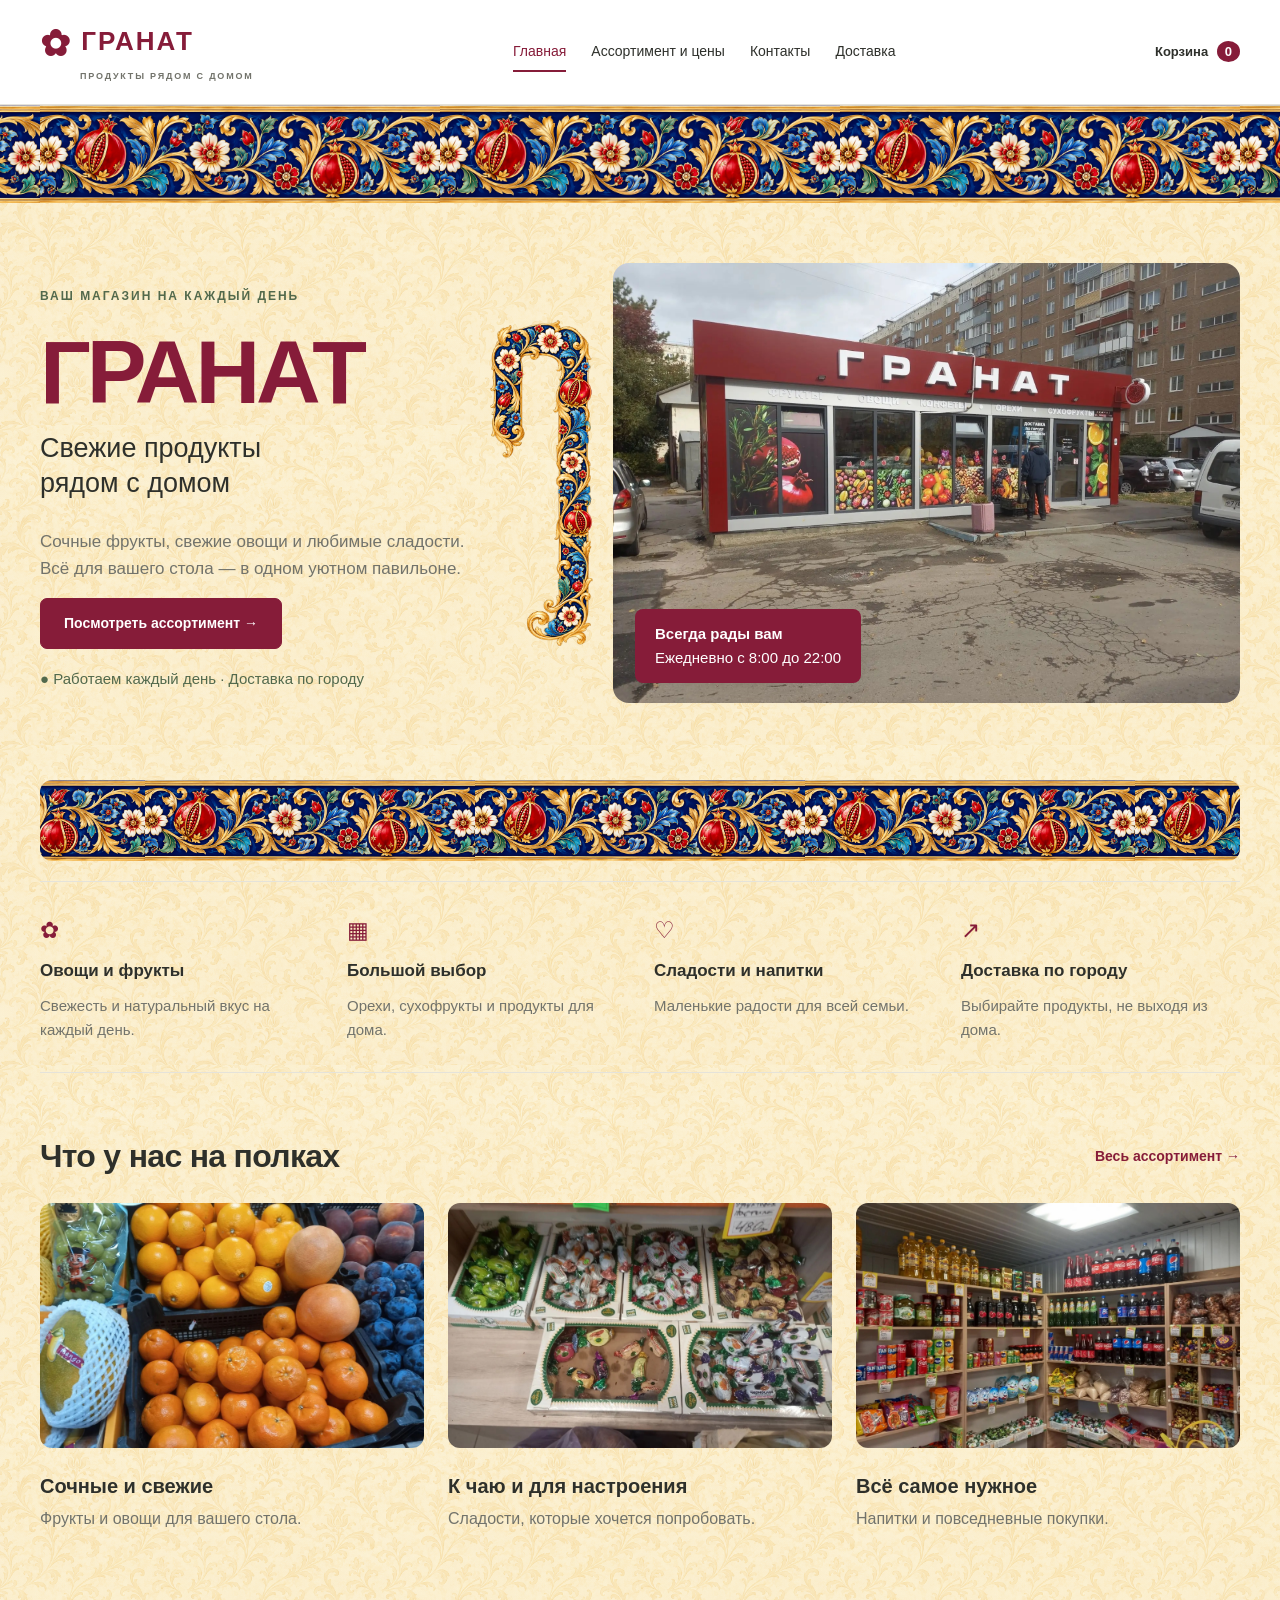
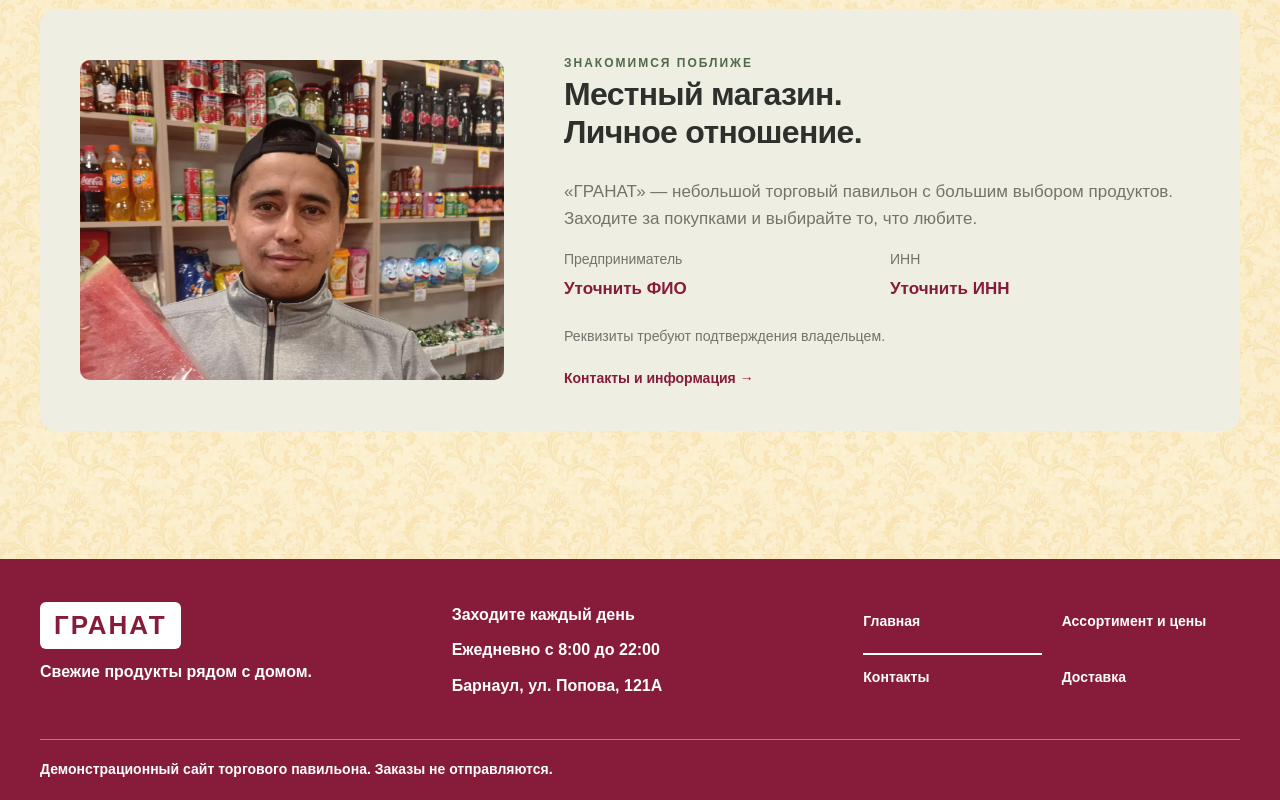
<file: index.html>
<!doctype html>
<html lang="ru"><head><meta charset="utf-8"><meta name="viewport" content="width=device-width, initial-scale=1"><meta name="description" content="Торговый павильон ГРАНАТ: свежие продукты, ассортимент и доставка по городу. Демонстрационный сайт."><title>ГРАНАТ — свежие продукты рядом с домом</title><link rel="icon" href="images/granat-icon.svg" type="image/svg+xml"><link rel="stylesheet" href="css/styles.css"><link rel="stylesheet" href="css/home-ornament.css"><script defer src="js/data.js"></script><script defer src="js/app.js"></script></head><body data-page="home"><a class="skip" href="#main">Перейти к содержимому</a><header></header><main id="main"><div class="wrap"><section class="hero"><div><span class="eyebrow">Ваш магазин на каждый день</span><h1>ГРАНАТ</h1><p class="subtitle">Свежие продукты<br>рядом с домом</p><p class="intro">Сочные фрукты, свежие овощи и любимые сладости. Всё для вашего стола — в одном уютном павильоне.</p><a class="button" href="assortment.html">Посмотреть ассортимент <span aria-hidden="true">&nbsp;→</span></a><p class="delivery-note">● Работаем каждый день · Доставка по городу</p></div><div class="hero-photo"><img src="images/павильон.jpg" alt="Фасад торгового павильона ГРАНАТ с бордовой вывеской"><div class="photo-note"><strong>Всегда рады вам</strong><span data-info="hours"></span></div></div></section><section class="benefits" aria-label="Преимущества магазина"><div><span aria-hidden="true">✿</span><h3>Овощи и фрукты</h3><p>Свежесть и натуральный вкус на каждый день.</p></div><div><span aria-hidden="true">▦</span><h3>Большой выбор</h3><p>Орехи, сухофрукты и продукты для дома.</p></div><div><span aria-hidden="true">♡</span><h3>Сладости и напитки</h3><p>Маленькие радости для всей семьи.</p></div><div><span aria-hidden="true">↗</span><h3>Доставка по городу</h3><p>Выбирайте продукты, не выходя из дома.</p></div></section><section class="section"><div class="section-heading"><h2>Что у нас на полках</h2><a class="text-link" href="assortment.html">Весь ассортимент →</a></div><div class="teasers"><a class="teaser" href="assortment.html"><img src="images/цитрусовые.jpg" alt="Цитрусовые и свежие фрукты в магазине" loading="lazy"><div><h3>Сочные и свежие</h3><p>Фрукты и овощи для вашего стола.</p></div></a><a class="teaser" href="assortment.html"><img src="images/конфеты.jpg" alt="Ассортимент развесных конфет" loading="lazy"><div><h3>К чаю и для настроения</h3><p>Сладости, которые хочется попробовать.</p></div></a><a class="teaser" href="assortment.html"><img src="images/полки.png" alt="Полки с напитками и другими продуктами" loading="lazy"><div><h3>Всё самое нужное</h3><p>Напитки и повседневные покупки.</p></div></a></div></section><section class="about"><img src="images/хозяин.jpg" alt="Портрет из материалов павильона ГРАНАТ" loading="lazy"><div><span class="eyebrow">Знакомимся поближе</span><h2>Местный магазин.<br>Личное отношение.</h2><p>«ГРАНАТ» — небольшой торговый павильон с большим выбором продуктов. Заходите за покупками и выбирайте то, что любите.</p><dl class="details"><div><dt>Предприниматель</dt><dd data-info="owner"></dd></div><div><dt>ИНН</dt><dd data-info="inn"></dd></div></dl><p><small>Реквизиты требуют подтверждения владельцем.</small></p><a href="contacts.html" class="text-link">Контакты и информация →</a></div></section><div class="section"></div></div></main><footer></footer></body></html>
</file>
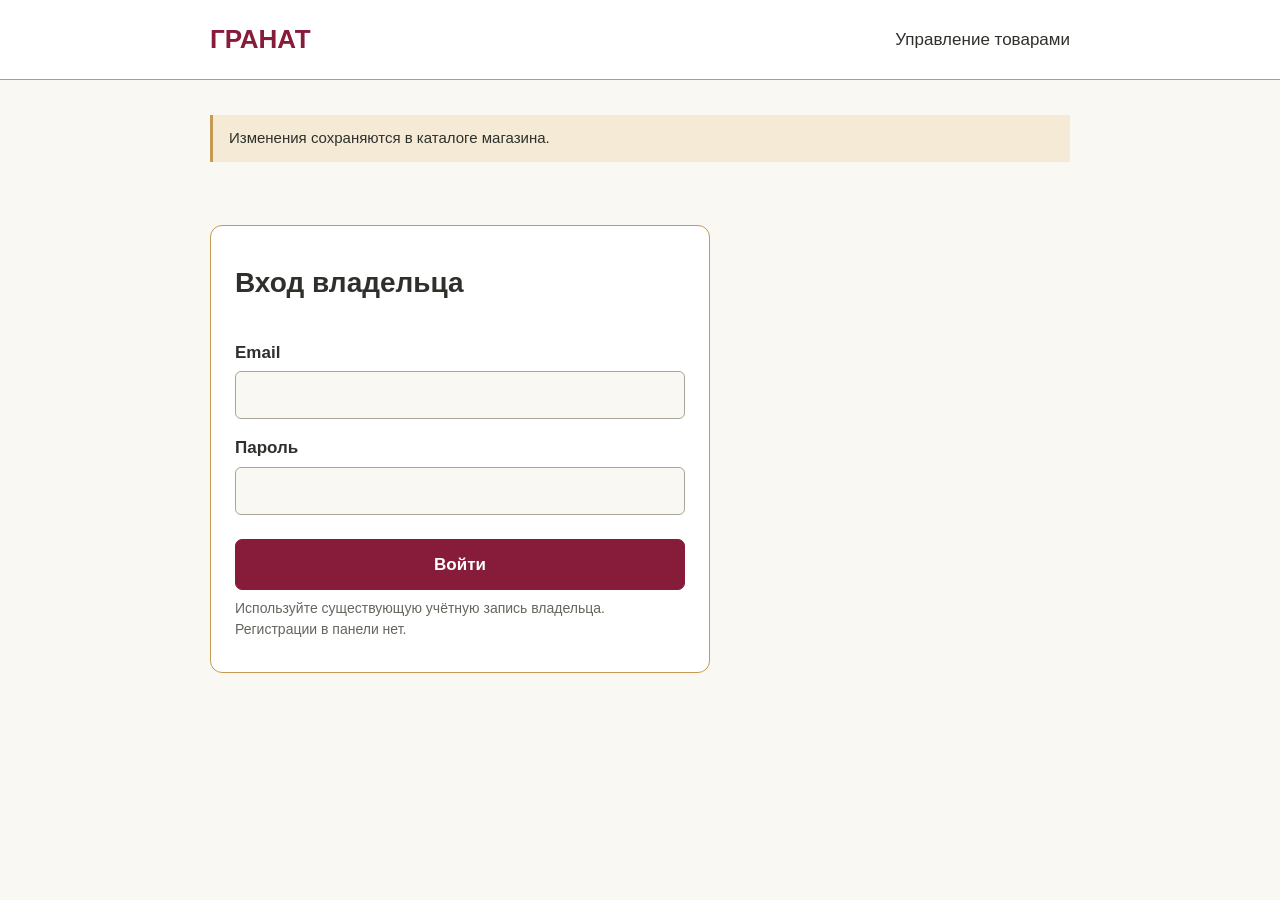
<file: admin.html>
<!doctype html>
<html lang="ru">
<head>
  <meta charset="utf-8">
  <meta name="viewport" content="width=device-width, initial-scale=1">
  <meta name="robots" content="noindex,nofollow">
  <meta name="referrer" content="no-referrer">
  <title>Управление товарами — ГРАНАТ</title>
  <link rel="icon" href="images/granat-icon.svg" type="image/svg+xml">
  <link rel="stylesheet" href="css/admin.css">
  <script defer src="js/supabase-config.js"></script>
  <script defer src="js/admin-api.js"></script>
  <script defer src="js/admin.js"></script>
</head>
<body>
  <header class="admin-header"><div class="admin-wrap"><a href="index.html" class="brand">ГРАНАТ</a><span>Управление товарами</span></div></header>
  <main class="admin-wrap">
    <p class="test-note">Изменения сохраняются в каталоге магазина.</p>
    <p id="message" class="message" role="status" aria-live="polite"></p>
    <section id="recovery-section" class="panel" hidden>
      <h1>Установить новый пароль</h1>
      <form id="recovery-form">
        <fieldset id="recovery-fields">
          <label for="new-password">Новый пароль</label><input id="new-password" type="password" autocomplete="new-password" minlength="8" required>
          <label for="repeat-password">Повторить пароль</label><input id="repeat-password" type="password" autocomplete="new-password" minlength="8" required>
          <p class="hint">Не менее 8 символов. Пароль должен соответствовать требованиям вашего проекта Supabase.</p>
          <button type="submit">Сохранить новый пароль</button>
          <button id="cancel-recovery" type="button" class="secondary">Вернуться ко входу</button>
        </fieldset>
      </form>
    </section>
    <section id="login-section" class="panel">
      <h1>Вход владельца</h1>
      <form id="login-form">
        <fieldset id="login-fields">
          <label for="email">Email</label><input id="email" type="email" autocomplete="username" required>
          <label for="password">Пароль</label><input id="password" type="password" autocomplete="current-password" required>
          <button type="submit">Войти</button>
        </fieldset>
      </form>
      <p class="hint">Используйте существующую учётную запись владельца. Регистрации в панели нет.</p>
    </section>
    <section id="workspace" hidden>
      <div class="toolbar"><h1>Товары</h1><button id="logout" type="button" class="secondary">Выйти</button></div>
      <div class="toolbar actions"><button id="new-product" type="button">Добавить товар</button><button id="reload" type="button" class="secondary">Обновить список</button></div>
      <section id="editor" class="panel" hidden>
        <h2 id="editor-title">Добавить товар</h2>
        <form id="product-form">
          <fieldset id="product-fields">
            <label for="product-name">Название</label><input id="product-name" required maxlength="120">
            <label for="product-price">Цена, ₽ за кг</label><input id="product-price" type="number" inputmode="numeric" min="0" max="1000000" step="1" required>
            <p class="hint">Сейчас каталог поддерживает товары за килограмм и цены в целых рублях.</p>
            <label for="product-description">Описание</label><textarea id="product-description" rows="4" required maxlength="2000"></textarea>
            <label for="product-category">Категория</label><input id="product-category" list="categories" required maxlength="80"><datalist id="categories"></datalist>
            <label class="checkbox"><input id="product-available" type="checkbox"> Показывать на витрине</label>
            <label for="product-photo">Фотография с телефона</label><input id="product-photo" type="file" accept="image/jpeg,image/png,image/webp" hidden>
            <button id="choose-photo" type="button" class="secondary">Выбрать фотографию</button><p id="photo-name" class="hint"></p>
            <p class="hint">JPG, PNG или WebP, до 5 МБ. Для снимков HEIC выберите JPG. Новая фотография заменит ссылку при сохранении.</p>
            <label for="product-image">Или ссылка на фотографию</label><input id="product-image" maxlength="2000" placeholder="https://… или images/имя-файла.png">
            <img id="photo-preview" class="photo-preview" alt="Предпросмотр фотографии товара" hidden>
            <div class="toolbar actions"><button type="submit">Сохранить товар</button><button id="cancel" type="button" class="secondary">Отмена</button></div>
          </fieldset>
        </form>
      </section>
      <p id="list-summary"></p>
      <div id="product-list" class="product-list" aria-live="polite"></div>
    </section>
  </main>
</body>
</html>
</file>
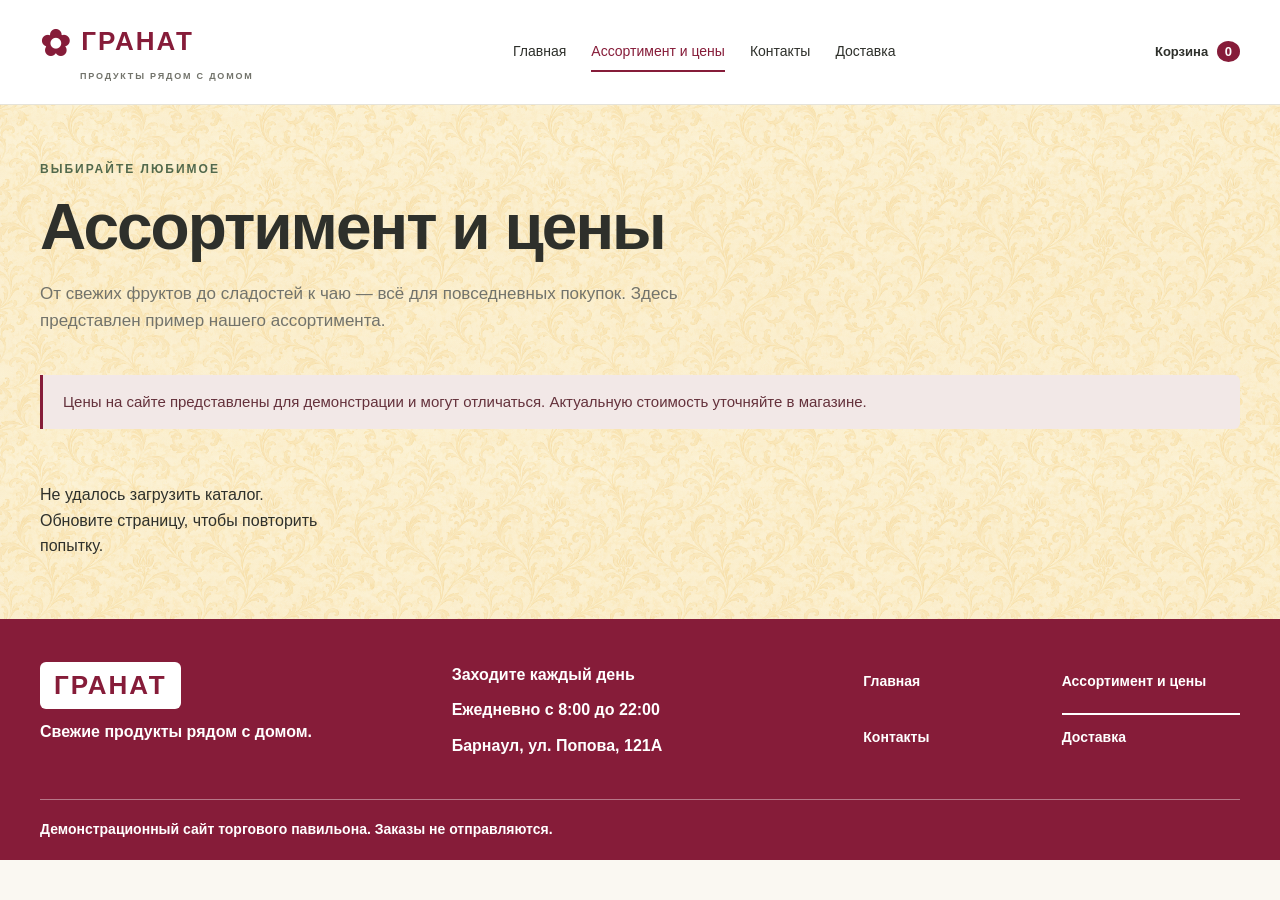
<file: assortment.html>
<!doctype html>
<html lang="ru"><head><meta charset="utf-8"><meta name="viewport" content="width=device-width, initial-scale=1"><meta name="description" content="Торговый павильон ГРАНАТ: свежие продукты, ассортимент и доставка по городу. Демонстрационный сайт."><title>Ассортимент и цены — ГРАНАТ</title><link rel="icon" href="images/granat-icon.svg" type="image/svg+xml"><link rel="stylesheet" href="css/styles.css"><link rel="stylesheet" href="css/assortment-cards.css"><script defer src="js/data.js"></script><script defer src="js/supabase-config.js"></script><script defer src="js/products-loader.js"></script><script defer src="js/assortment-cards.js"></script><script defer src="js/app.js"></script></head><body data-page="catalog"><a class="skip" href="#main">Перейти к содержимому</a><header></header><main id="main"><div class="wrap"><section class="page-heading"><span class="eyebrow">Выбирайте любимое</span><h1>Ассортимент и цены</h1><p>От свежих фруктов до сладостей к чаю — всё для повседневных покупок. Здесь представлен пример нашего ассортимента.</p></section><p class="notice">Цены на сайте представлены для демонстрации и могут отличаться. Актуальную стоимость уточняйте в магазине.</p><div id="filters" class="filters" aria-label="Категории товаров"></div><div id="catalog" class="catalog"></div><p id="cart-status" class="sr-only" role="status"></p></div></main><footer></footer></body></html>
</file>
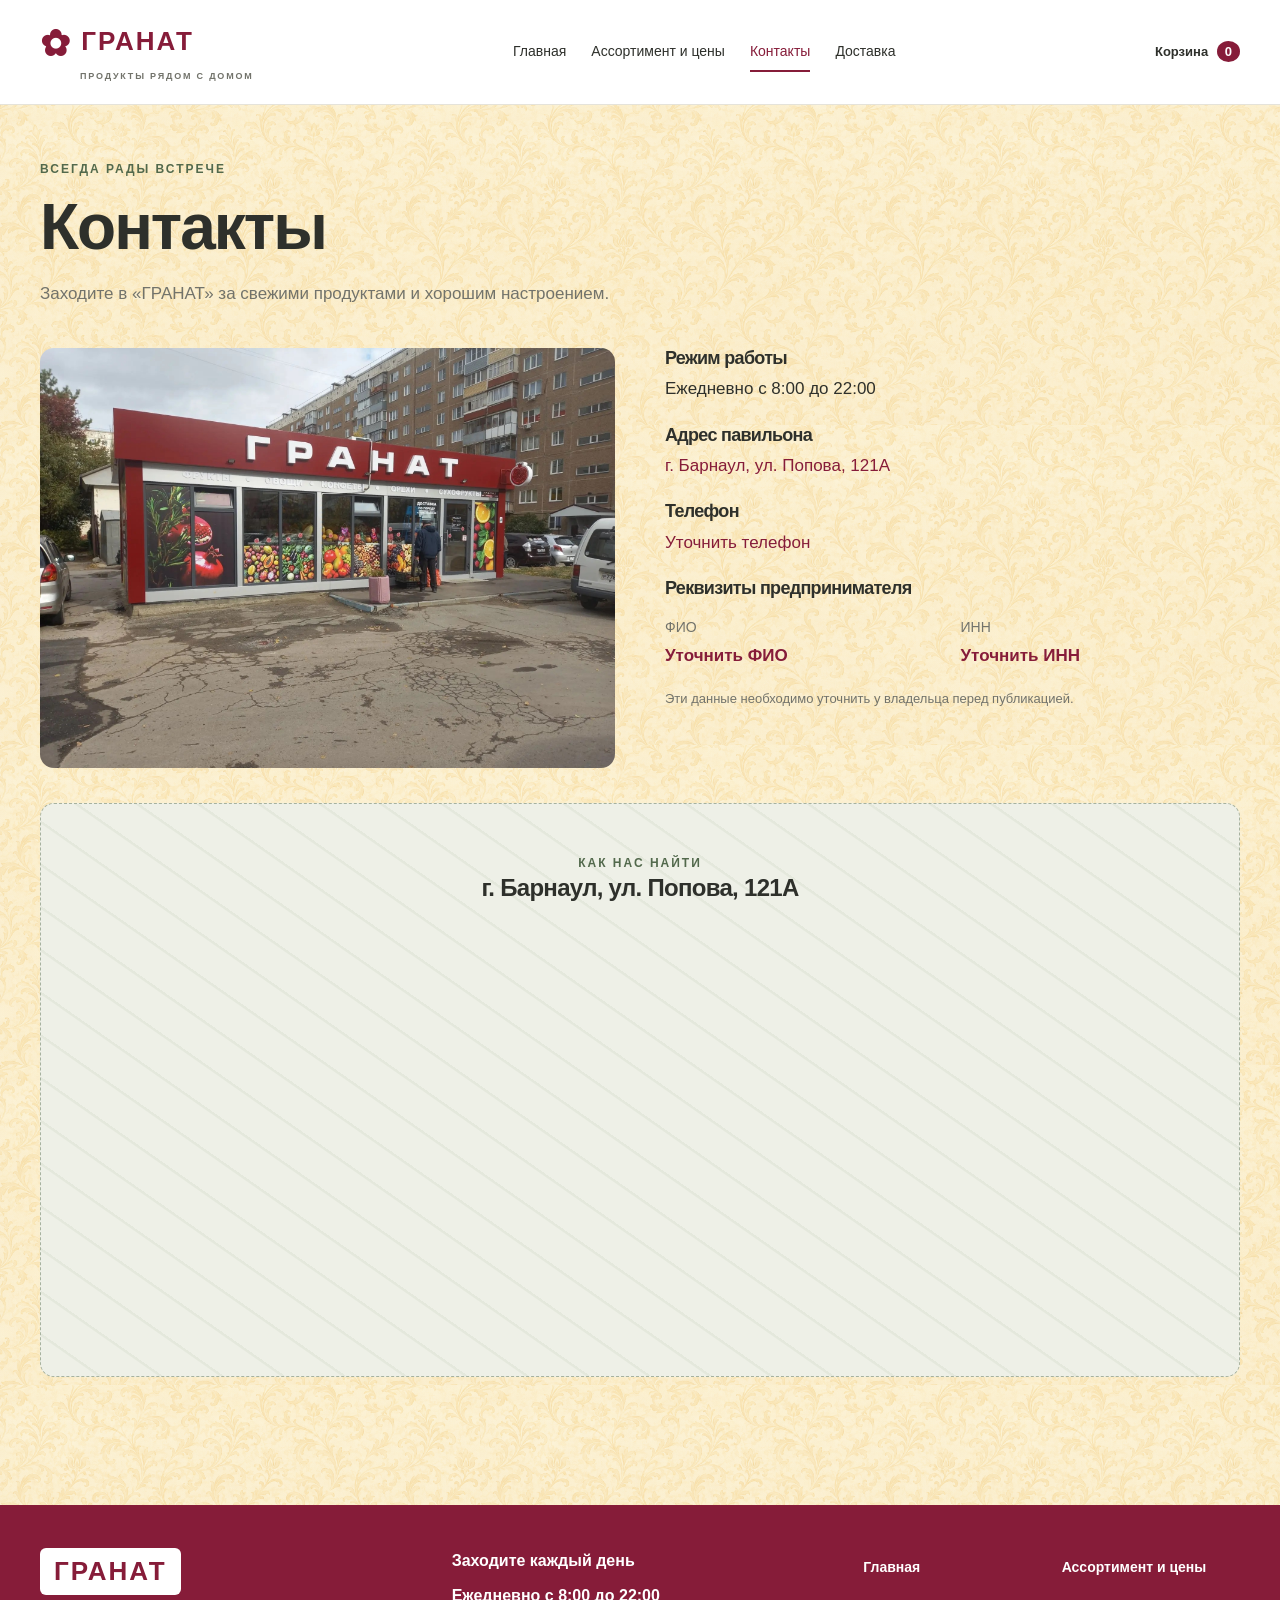
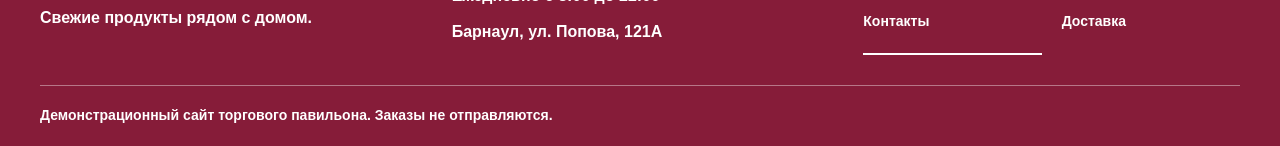
<file: contacts.html>
<!doctype html>
<html lang="ru"><head><meta charset="utf-8"><meta name="viewport" content="width=device-width, initial-scale=1"><meta name="description" content="Торговый павильон ГРАНАТ: свежие продукты, ассортимент и доставка по городу. Демонстрационный сайт."><title>Контакты — ГРАНАТ</title><link rel="icon" href="images/granat-icon.svg" type="image/svg+xml"><link rel="stylesheet" href="css/styles.css"><script defer src="js/data.js" onload="shop.address='г. Барнаул, ул. Попова, 121А'"></script><script defer src="js/app.js"></script></head><body data-page="contacts"><a class="skip" href="#main">Перейти к содержимому</a><header></header><main id="main"><div class="wrap"><section class="page-heading"><span class="eyebrow">Всегда рады встрече</span><h1>Контакты</h1><p>Заходите в «ГРАНАТ» за свежими продуктами и хорошим настроением.</p></section><section class="contact-grid"><img class="contact-photo" src="images/павильон.jpg" alt="Торговый павильон ГРАНАТ"><div class="contact-details"><div><h2>Режим работы</h2><p data-info="hours"></p></div><div><h2>Адрес павильона</h2><p class="placeholder" data-info="address"></p></div><div><h2>Телефон</h2><p class="placeholder" data-info="phone"></p></div><div><h2>Реквизиты предпринимателя</h2><dl class="details"><div><dt>ФИО</dt><dd data-info="owner"></dd></div><div><dt>ИНН</dt><dd data-info="inn"></dd></div></dl><p class="form-help">Эти данные необходимо уточнить у владельца перед публикацией.</p></div></div></section><section class="map" aria-label="Карта расположения магазина"><span class="eyebrow">Как нас найти</span><h2 data-info="address"></h2><iframe id="map_352233807" title="Торговый павильон ГРАНАТ — карта 2ГИС" frameborder="0" width="100%" height="400px" src="https://makemap.2gis.ru/widget?data=[base64]" sandbox="allow-modals allow-forms allow-scripts allow-same-origin allow-popups allow-top-navigation-by-user-activation"></iframe></section><div class="section"></div></div></main><footer></footer></body></html>
</file>
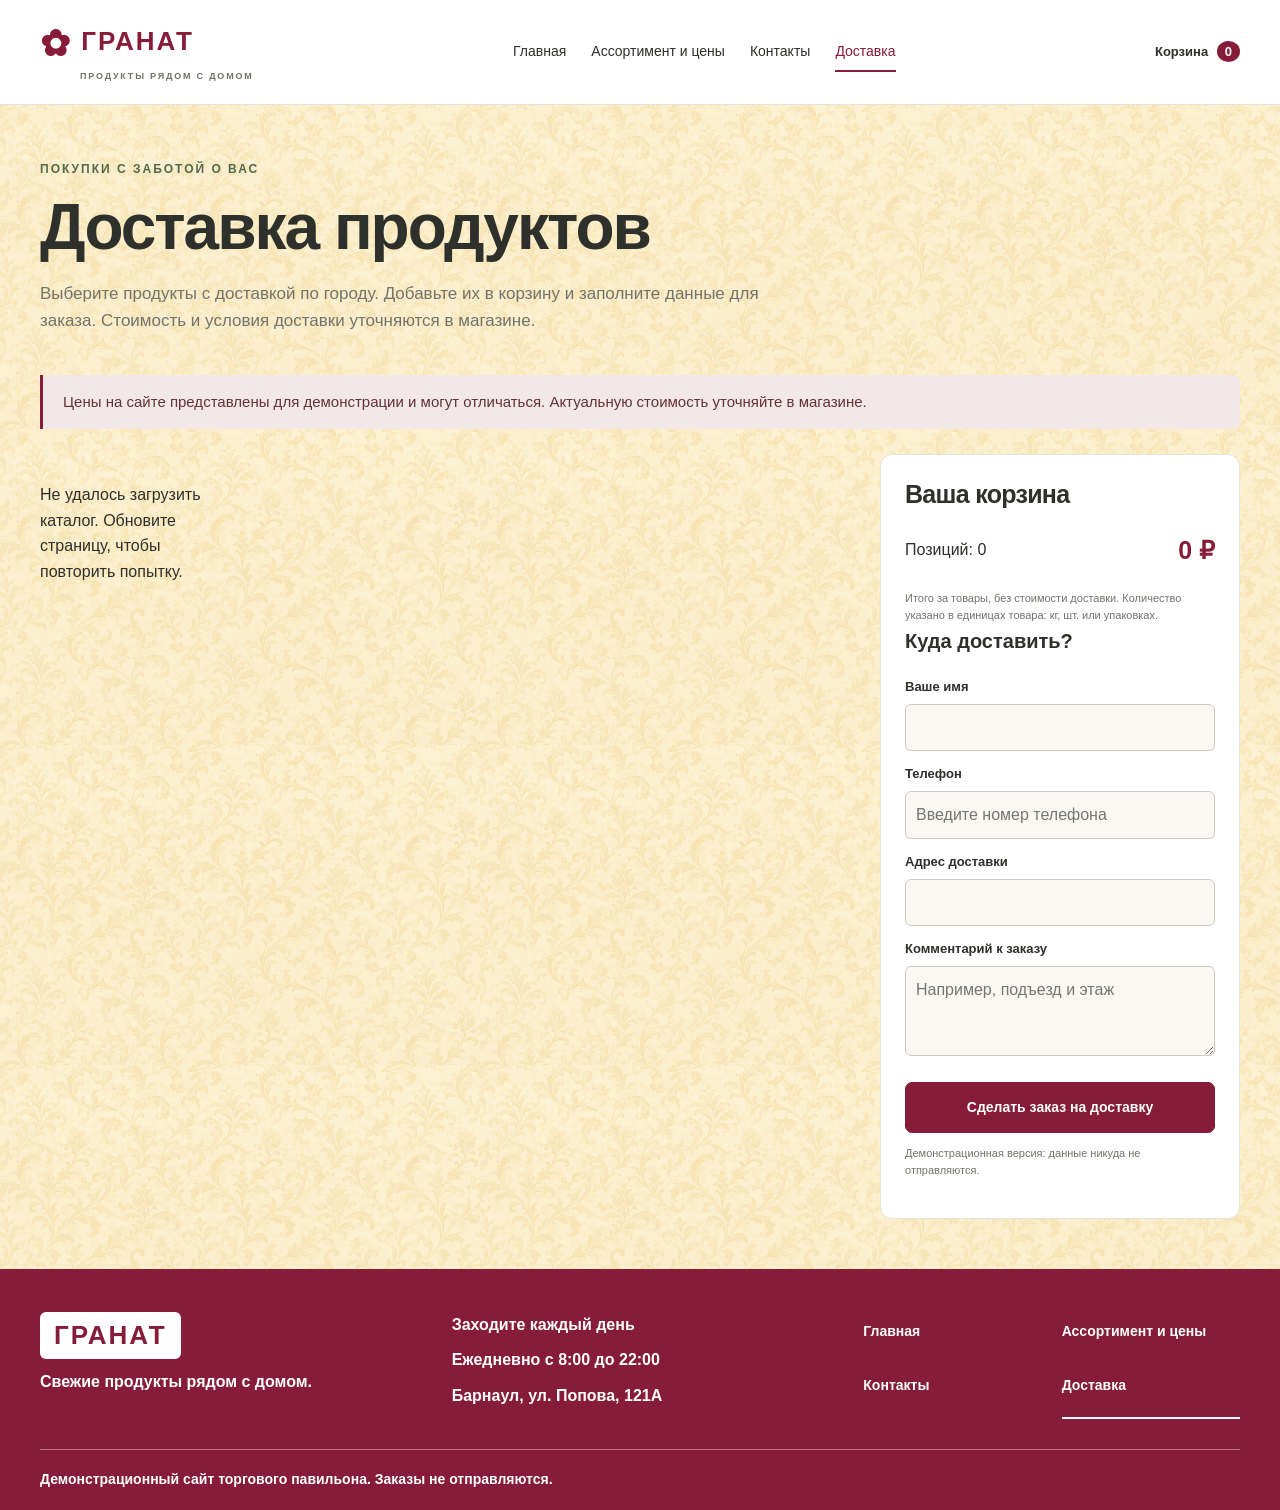
<file: delivery.html>
<!doctype html>
<html lang="ru"><head><meta charset="utf-8"><meta name="viewport" content="width=device-width, initial-scale=1"><meta name="description" content="Торговый павильон ГРАНАТ: свежие продукты, ассортимент и доставка по городу. Демонстрационный сайт."><title>Доставка продуктов — ГРАНАТ</title><link rel="icon" href="images/granat-icon.svg" type="image/svg+xml"><link rel="stylesheet" href="css/styles.css"><link rel="stylesheet" href="css/delivery-cards.css"><script defer src="js/data.js"></script><script defer src="js/supabase-config.js"></script><script defer src="js/products-loader.js"></script><script defer src="js/assortment-cards.js"></script><script defer src="js/app.js"></script></head><body data-page="delivery"><a class="skip" href="#main">Перейти к содержимому</a><header></header><main id="main"><div class="wrap"><section class="page-heading"><span class="eyebrow">Покупки с заботой о вас</span><h1>Доставка продуктов</h1><p>Выберите продукты с доставкой по городу. Добавьте их в корзину и заполните данные для заказа. Стоимость и условия доставки уточняются в магазине.</p></section><p class="notice">Цены на сайте представлены для демонстрации и могут отличаться. Актуальную стоимость уточняйте в магазине.</p><div class="delivery-layout"><section aria-label="Каталог для доставки"><div id="filters" class="filters" aria-label="Категории товаров"></div><div id="catalog" class="catalog"></div><p id="cart-status" class="sr-only" role="status"></p></section><aside class="basket" aria-labelledby="basket-title"><h2 id="basket-title">Ваша корзина</h2><div id="cart-items"></div><div class="cart-summary" aria-live="polite"><span id="positions">Позиций: 0</span><strong id="total">0 ₽</strong></div><p class="form-help">Итого за товары, без стоимости доставки. Количество указано в единицах товара: кг, шт. или упаковках.</p><form id="order-form"><h3>Куда доставить?</h3><label for="name">Ваше имя</label><input id="name" name="name" autocomplete="name" required maxlength="80"><label for="phone">Телефон</label><input id="phone" name="phone" type="tel" autocomplete="tel" required placeholder="Введите номер телефона" maxlength="25"><label for="address">Адрес доставки</label><input id="address" name="address" autocomplete="street-address" required maxlength="200"><label for="comment">Комментарий к заказу</label><textarea id="comment" name="comment" maxlength="1000" placeholder="Например, подъезд и этаж"></textarea><button class="button" type="submit">Сделать заказ на доставку</button><p class="form-help">Демонстрационная версия: данные никуда не отправляются.</p><div id="order-message" class="form-message" role="status" aria-live="polite"></div></form></aside></div></div></main><footer></footer></body></html>
</file>
<file: css/styles.css>
:root{--wine:#861c39;--wine-dark:#591326;--ink:#2e302b;--muted:#72736b;--cream:#faf8f2;--line:#e5e3da;--green:#52694c}*{box-sizing:border-box}html{scroll-behavior:smooth}body{margin:0;color:var(--ink);background:var(--cream);font-family:Arial,Helvetica,sans-serif;line-height:1.6}a{color:inherit;text-decoration:none}button,input,textarea{font:inherit}button,a,input,textarea{touch-action:manipulation}button{cursor:pointer}a:focus-visible,button:focus-visible,input:focus-visible,textarea:focus-visible{outline:3px solid var(--green);outline-offset:4px}.wrap{width:min(1200px,calc(100% - 64px));margin:auto}.skip{position:absolute;left:16px;top:-100px;background:white;padding:12px;z-index:10}.skip:focus{top:8px}header{background:#fff;border-bottom:1px solid var(--line)}.header-row{min-height:104px;display:flex;align-items:center;justify-content:space-between;gap:25px}.brand{font-size:26px;font-weight:800;letter-spacing:2px;color:var(--wine);line-height:1.2}.brand-mark{font-size:36px;vertical-align:middle}.brand-note{display:block;font-size:9px;letter-spacing:1.8px;margin:6px 0 0 40px;color:var(--muted)}nav{display:flex;gap:25px;font-size:14px}nav a{padding:8px 0}nav a:hover,nav a[aria-current]{color:var(--wine)}nav a[aria-current]{border-bottom:2px solid var(--wine)}.header-cart{font-size:13px;font-weight:bold}.header-cart span{background:var(--wine);color:white;border-radius:50%;padding:3px 8px;margin-left:5px}.eyebrow{font-size:11px;font-weight:bold;letter-spacing:2px;text-transform:uppercase;color:var(--green)}h1,h2,h3,p{margin-top:0}h1{font-size:clamp(36px,5vw,64px);line-height:1.08;letter-spacing:-2px;margin-bottom:22px}h2{font-size:32px;line-height:1.2;letter-spacing:-.7px}h3{font-size:20px}.hero{display:grid;grid-template-columns:.9fr 1.1fr;gap:60px;align-items:center;padding:60px 0}.hero h1{font-size:clamp(64px,7vw,104px);color:var(--wine);letter-spacing:-4px;margin:16px 0 10px}.hero .subtitle{font-size:27px;line-height:1.3;max-width:390px}.hero .intro{max-width:430px;color:var(--muted)}.button{display:inline-flex;justify-content:center;align-items:center;background:var(--wine);color:white;border:1px solid var(--wine);padding:14px 23px;border-radius:7px;font-size:14px;font-weight:bold;line-height:1.5}.button:hover{background:var(--wine-dark)}.hero-photo{position:relative}.hero-photo>img{width:100%;height:440px;object-fit:cover;border-radius:16px}.photo-note{position:absolute;left:22px;bottom:28px;background:white;padding:13px 20px;border-radius:8px;font-size:13px;box-shadow:0 8px 25px #0001}.photo-note strong{display:block}.delivery-note{font-size:13px;color:var(--green);margin:18px 0 0}.benefits{border-top:1px solid var(--line);border-bottom:1px solid var(--line);display:grid;grid-template-columns:repeat(4,1fr);padding:30px 0;gap:28px}.benefits span{font-size:23px;color:var(--wine)}.benefits h3{font-size:17px;margin:9px 0}.benefits p{font-size:13px;color:var(--muted);margin:0}.section{padding:64px 0}.section-heading{display:flex;justify-content:space-between;align-items:center;gap:20px;margin-bottom:28px}.section-heading h2{margin-bottom:0}.text-link{color:var(--wine);font-size:14px;font-weight:bold}.teasers{display:grid;grid-template-columns:repeat(3,1fr);gap:24px}.teaser img{width:100%;height:245px;object-fit:cover;border-radius:12px}.teaser h3{margin:14px 0 4px}.teaser p{color:var(--muted);font-size:14px}.about{display:grid;grid-template-columns:.8fr 1.2fr;gap:60px;align-items:center;background:#eeeee3;padding:40px;border-radius:16px}.about img{width:100%;height:320px;object-fit:cover;object-position:center 30%;border-radius:10px}.about p{color:var(--muted)}.details{display:grid;grid-template-columns:1fr 1fr;gap:16px}.details dt{font-size:12px;color:var(--muted)}.details dd{margin:4px 0;color:var(--wine);font-weight:bold}.page-heading{padding:50px 0 25px}.page-heading h1{margin:12px 0 18px}.page-heading p{max-width:730px;color:var(--muted)}.notice{background:#f2e8e7;border-left:3px solid var(--wine);padding:15px 20px;color:#64313b;font-size:13px;border-radius:0 6px 6px 0;margin-bottom:25px}.filters{display:flex;flex-wrap:wrap;gap:9px;margin-bottom:28px}.filter{border:1px solid var(--line);border-radius:25px;background:white;color:var(--ink);padding:9px 17px;font-size:13px}.filter.active{background:var(--wine);border-color:var(--wine);color:white}.catalog{display:grid;grid-template-columns:repeat(4,1fr);gap:22px;padding-bottom:60px}.product{background:white;border:1px solid var(--line);border-radius:12px;overflow:hidden}.product img{width:100%;height:190px;object-fit:cover;display:block}.product-body{padding:20px}.product .eyebrow{font-size:9px;letter-spacing:1px}.product h2{font-size:19px;margin:7px 0 12px;letter-spacing:0}.product small{font-size:11px;color:var(--muted);display:block}.product-price{margin:13px 0;font-size:19px}.product-price span{font-size:13px;color:var(--muted)}.product .button{width:100%;font-size:12px;padding:11px 6px}.contact-grid{display:grid;grid-template-columns:1fr 1fr;gap:50px;align-items:start}.contact-photo{width:100%;height:420px;object-fit:cover;border-radius:14px}.contact-details{display:grid;gap:22px}.contact-details h2{font-size:18px;margin-bottom:6px}.contact-details p{margin:0}.placeholder{color:var(--wine);font-weight:bold}.map{margin-top:35px;padding:45px;text-align:center;border:1px dashed #a7b29f;border-radius:14px;background:repeating-linear-gradient(35deg,#eef0e7,#eef0e7 32px,#e4e8dc 33px,#e4e8dc 35px)}.map h2{font-size:24px}.map p{margin:5px}.map small{color:var(--muted)}.delivery-layout{display:grid;grid-template-columns:minmax(0,1fr) 360px;gap:30px;align-items:start}.delivery-layout .catalog{grid-template-columns:repeat(2,1fr)}.basket{background:white;border:1px solid var(--line);border-radius:12px;padding:24px;margin-bottom:50px}.basket h2{font-size:25px}.cart-item{display:grid;grid-template-columns:1fr auto;gap:10px;border-bottom:1px solid var(--line);padding:15px 0;font-size:13px}.cart-item small{display:block;color:var(--muted)}.quantity{display:flex;align-items:center;gap:8px}.quantity button{background:var(--cream);border:1px solid var(--line);border-radius:5px;width:29px;height:29px}.remove{border:0;background:none;color:var(--wine);font-size:11px;text-decoration:underline;text-align:right}.empty-cart{font-size:14px;color:var(--muted);padding:20px 0}.cart-summary{display:flex;justify-content:space-between;align-items:center;margin:20px 0}.cart-summary strong{font-size:25px;color:var(--wine)}.basket label{display:block;font-size:13px;font-weight:bold;margin:13px 0 6px}.basket input,.basket textarea{width:100%;border:1px solid #cccac0;background:var(--cream);padding:10px;border-radius:6px}.basket textarea{resize:vertical;min-height:90px}.basket .button{width:100%;margin-top:18px}.form-message{font-size:13px;color:var(--wine);margin-top:14px}.form-message.success{background:#eef4e8;color:#354c2d;padding:14px;border-radius:6px}.form-help{font-size:11px;color:var(--muted);margin:12px 0 0}.sr-only{position:absolute;width:1px;height:1px;overflow:hidden;clip-path:inset(50%)}footer{background:var(--wine);color:#fff;border-top:1px solid var(--wine);padding:42px 0 20px}footer .brand{display:inline-block;background:#fff;color:var(--wine);padding:8px 14px;border-radius:6px}footer nav a,footer nav a:hover,footer nav a[aria-current]{color:#fff}footer nav a:hover,footer nav a[aria-current]{border-bottom:2px solid #fff}footer a:focus-visible{outline-color:#fff}.footer-grid{display:grid;grid-template-columns:1fr 1fr 1fr;gap:35px}.footer-grid p{font-size:15px;font-weight:500;color:#fff;margin:10px 0}.footer-grid strong{font-size:16px}.footer-grid nav{display:grid;grid-template-columns:1fr 1fr;gap:3px 20px;font-size:14px;font-weight:600}.footer-bottom{border-top:1px solid #ffffff66;margin-top:30px;padding-top:18px;font-size:13px;font-weight:500;color:#fff}@media(max-width:1000px){.header-row{flex-wrap:wrap;padding:20px 0;gap:16px}header nav{order:3;width:100%;justify-content:center}.hero{gap:30px}.hero-photo>img{height:380px}.catalog{grid-template-columns:repeat(3,1fr)}.delivery-layout{grid-template-columns:minmax(0,1fr) 320px}.about{gap:30px}}@media(max-width:700px){.wrap{width:calc(100% - 32px)}.brand{font-size:22px}.brand-note{font-size:8px}header nav{gap:15px;font-size:11px;justify-content:space-between}.hero{grid-template-columns:1fr;padding:35px 0;gap:28px}.hero h1{font-size:76px}.hero .subtitle{font-size:25px}.hero-photo>img{height:300px}.benefits{grid-template-columns:1fr 1fr;gap:25px}.section{padding:40px 0}.section-heading h2{font-size:25px}.teasers{grid-template-columns:1fr;gap:15px}.teaser{display:grid;grid-template-columns:115px 1fr;gap:15px}.teaser img{height:110px}.teaser h3{margin-top:7px}.about{grid-template-columns:1fr;padding:22px;gap:25px}.about img{height:300px}.catalog{grid-template-columns:repeat(2,minmax(0,1fr));gap:12px}.product img{height:150px}.product-body{padding:13px}.product h2{font-size:16px}.product-price{font-size:17px}.page-heading{padding-top:30px}.page-heading h1{font-size:36px;letter-spacing:-1px}.contact-grid,.delivery-layout{grid-template-columns:1fr;gap:24px}.contact-photo{height:300px}.delivery-layout .catalog{padding-bottom:0}.basket{padding:20px}.footer-grid{grid-template-columns:1fr;gap:22px}.footer-grid nav{max-width:330px}.map{padding:30px 15px}.filters{gap:7px}.filter{font-size:12px;padding:8px 12px}}@media(prefers-reduced-motion:reduce){html{scroll-behavior:auto}}

/* Readable descriptions and captions; headings and controls keep their sizes. */
.hero .intro,.about p,.page-heading p,.contact-details p:not(.form-help){font-size:17px;font-weight:500}
.photo-note,.delivery-note,.benefits p,.notice{font-size:15px;font-weight:500}
.teaser p{font-size:16px;font-weight:500}
.details dt{font-size:14px;font-weight:500}
.details dd{font-size:17px}
.contact-details .form-help{font-size:13px;font-weight:500}
main .eyebrow{font-size:12px}
.product .eyebrow{font-size:11px}
.product h2{font-size:20px}
.product small{font-size:13px;font-weight:500}
.footer-grid p{font-size:16px;font-weight:600}
.footer-bottom{font-size:14px;font-weight:600}
@media(max-width:700px){.product h2{font-size:17px}}

.hero .intro,.about p,.page-heading p{margin-bottom:16px}
.teaser p{margin-bottom:14px}

.details{grid-template-columns:repeat(2,minmax(0,1fr))}

/* Shared gold background; same scale and contrast on all pages. */
main{
 background-color:var(--cream);
 background-image:linear-gradient(rgba(250,248,242,.35),rgba(250,248,242,.35)),url("../images/granat-gold-background.png");
 background-size:auto,480px 320px;
 background-repeat:repeat;
}
</file>
<file: css/home-ornament.css>
/* Rich gold pattern supplied by the owner; loaded on the home page only. */
body[data-page="home"] main::before{
 content:"";display:block;width:100%;height:98px;
 background:url("../images/granat-gold-ornament.png") center -18px/400px auto repeat-x;
 pointer-events:none;
}
body[data-page="home"] .hero{position:relative;margin-bottom:110px}
body[data-page="home"] .hero::after{
 content:"";position:absolute;left:0;right:0;bottom:-90px;height:81px;
 background:url("../images/granat-gold-ornament.png") center -15px/330px auto repeat-x;
 border-radius:12px;pointer-events:none;
}
@media(min-width:1280px){
 body[data-page="home"] .hero::before{
  content:"";position:absolute;left:440px;top:60px;width:122px;height:440px;
  background:url("../images/granat-gold-flourish.png") center/contain no-repeat;
  pointer-events:none;
 }
}
@media(max-width:700px){
 body[data-page="home"] main::before{height:54px;background-size:220px auto;background-position:center -10px}
 body[data-page="home"] .hero{margin-bottom:65px}
 body[data-page="home"] .hero::after{height:54px;bottom:-45px;background-size:220px auto;background-position:center -10px;border-radius:8px}
}

body[data-page="home"] .photo-note{background:var(--wine);color:#fff}
</file>
<file: css/admin.css>
:root{--wine:#861c39;--ink:#2e302b;--cream:#faf8f2;--gold:#c49a55}
*{box-sizing:border-box}
body{margin:0;background:var(--cream);color:var(--ink);font:17px/1.5 Arial,Helvetica,sans-serif}
[hidden]{display:none!important}
.admin-wrap{max-width:900px;margin:auto;padding:20px}
.admin-header{background:#fff;border-bottom:1px solid var(--gold)}
.admin-header .admin-wrap{display:flex;align-items:center;justify-content:space-between;gap:16px}
.brand{color:var(--wine);font-size:26px;font-weight:800;text-decoration:none}
h1{font-size:28px;margin:12px 0 20px}h2{font-size:22px;margin:0 0 16px}
.panel{background:#fff;border:1px solid var(--gold);border-radius:12px;padding:24px;margin:20px 0}
#login-section,#recovery-section{max-width:500px}
fieldset{border:0;margin:0;padding:0;min-width:0}
label{display:block;font-weight:600;margin:16px 0 6px}
input,textarea,button{font:inherit}
input:not([type="checkbox"]),textarea{display:block;width:100%;min-height:48px;padding:10px;border:1px solid #a9a598;border-radius:6px;background:var(--cream);color:var(--ink)}
textarea{resize:vertical}
button{min-height:48px;padding:12px 20px;border:1px solid var(--wine);border-radius:7px;background:var(--wine);color:#fff;font-weight:700;cursor:pointer;touch-action:manipulation}
button.secondary{background:#fff;color:var(--wine)}
button:disabled{opacity:.55;cursor:wait}
button:focus-visible,input:focus-visible,textarea:focus-visible,a:focus-visible{outline:3px solid var(--gold);outline-offset:3px}
#login-form button{width:100%;margin-top:24px}
#recovery-form button{width:100%;margin-top:16px}
.toolbar{display:flex;align-items:center;justify-content:space-between;gap:12px;flex-wrap:wrap}
.toolbar h1{margin-bottom:12px}
.actions{justify-content:flex-start;margin:16px 0}
.test-note{padding:12px 16px;background:#f4ead6;border-left:3px solid var(--gold);font-size:15px}
.message{white-space:pre-wrap;overflow-wrap:anywhere;min-height:26px}
.message.error{color:#861c39;background:#f9e8e8;padding:12px;border-radius:6px}
.message.success{color:#354c2d;background:#edf4e8;padding:12px;border-radius:6px}
.hint{font-size:14px;color:#65665e;margin:8px 0}
.checkbox{display:flex;align-items:center;gap:12px;min-height:48px}
.checkbox input{width:24px;height:24px;accent-color:var(--wine)}
.photo-preview{width:100%;max-width:320px;max-height:240px;object-fit:contain;border-radius:8px;margin-top:16px}
.product-list{display:grid;grid-template-columns:repeat(2,minmax(0,1fr));gap:16px}
.admin-product{min-width:0;background:#fff;border:1px solid var(--gold);border-radius:10px;overflow:hidden}
.admin-product img{display:block;width:100%;height:180px;object-fit:cover}
.admin-product-body{padding:16px}
.admin-product h2{color:var(--wine);overflow-wrap:anywhere;margin:0 0 8px}
.admin-product p{margin:8px 0;overflow-wrap:anywhere}
.product-state{font-weight:600}.state-hidden{color:var(--wine)}
.admin-product .actions{margin-bottom:0}
.admin-product button{flex:1;min-width:120px}
@media(max-width:600px){.admin-wrap{padding:16px}.admin-header .admin-wrap{align-items:flex-start;flex-direction:column;gap:4px}.panel{padding:18px}.product-list{grid-template-columns:minmax(0,1fr)}.actions>button{flex:1}h1{font-size:26px}}
</file>
<file: css/assortment-cards.css>
/* Compact showcase cards, exclusive to the assortment page. */
body[data-page="catalog"] .catalog{grid-template-columns:repeat(4,minmax(0,1fr));align-items:stretch}
body[data-page="catalog"] .product-featured{
 display:flex;flex-direction:column;min-width:0;
 background:var(--cream);border:1px solid #C49A55;border-radius:12px;
}
body[data-page="catalog"] .product-featured>img{height:190px;object-fit:cover}
body[data-page="catalog"] .product-featured .product-body{padding:16px;display:flex;flex-direction:column;flex:1}
body[data-page="catalog"] .product-featured h2{color:var(--wine);font-size:20px;margin:8px 0 10px;overflow-wrap:break-word}
body[data-page="catalog"] .product-description{font-size:14px;font-weight:500;color:var(--muted);margin:0 0 14px}
body[data-page="catalog"] .product-purchase{margin-top:auto;padding-top:12px}
body[data-page="catalog"] .product-featured .product-price{font-size:23px;color:var(--wine);margin:0}
body[data-page="catalog"] .product-featured .product-price span{font-size:13px}
body[data-page="catalog"] .product-benefits{display:flex;flex-wrap:wrap;gap:4px 12px;padding:10px 16px;border-top:1px solid #C49A5580;background:#f3ead8;color:var(--wine);font-size:11px;font-weight:600}
@media(max-width:700px){
 body[data-page="catalog"] .catalog{grid-template-columns:repeat(2,minmax(0,1fr))}
 body[data-page="catalog"] .product-featured>img{height:150px}
 body[data-page="catalog"] .product-featured .product-body{padding:12px}
 body[data-page="catalog"] .product-featured h2{font-size:17px}
 body[data-page="catalog"] .product-description{font-size:13px;margin-bottom:10px}
 body[data-page="catalog"] .product-featured .product-price{font-size:20px}
 body[data-page="catalog"] .product-benefits{padding:9px 12px;font-size:10px}
}
</file>
<file: css/delivery-cards.css>
/* Approved card presentation, exclusive to delivery. */
body[data-page="delivery"] .delivery-layout .catalog{grid-template-columns:repeat(4,minmax(0,1fr));align-items:stretch}
body[data-page="delivery"] .product-featured{
 display:flex;flex-direction:column;min-width:0;
 background:var(--cream);border:1px solid #C49A55;border-radius:12px;
}
body[data-page="delivery"] .product-featured>img{height:190px;object-fit:cover}
body[data-page="delivery"] .product-featured .product-body{padding:16px;display:flex;flex-direction:column;flex:1}
body[data-page="delivery"] .product-featured h2{color:var(--wine);font-size:20px;margin:8px 0 10px;overflow-wrap:break-word}
body[data-page="delivery"] .product-description{font-size:14px;font-weight:500;color:var(--muted);margin:0 0 14px}
body[data-page="delivery"] .product-purchase{margin-top:auto;padding-top:12px}
body[data-page="delivery"] .product-featured .product-price{font-size:23px;color:var(--wine);margin:0}
body[data-page="delivery"] .product-featured .product-price span{font-size:13px}
body[data-page="delivery"] .product-benefits{display:flex;flex-wrap:wrap;gap:4px 12px;padding:10px 16px;border-top:1px solid #C49A5580;background:#f3ead8;color:var(--wine);font-size:11px;font-weight:600}
@media(max-width:700px){
 body[data-page="delivery"] .delivery-layout .catalog{grid-template-columns:repeat(2,minmax(0,1fr))}
 body[data-page="delivery"] .product-featured>img{height:150px}
 body[data-page="delivery"] .product-featured .product-body{padding:12px}
 body[data-page="delivery"] .product-featured h2{font-size:17px}
 body[data-page="delivery"] .product-description{font-size:13px;margin-bottom:10px}
 body[data-page="delivery"] .product-featured .product-price{font-size:20px}
 body[data-page="delivery"] .product-benefits{padding:9px 12px;font-size:10px}
}

body[data-page="delivery"] .product-featured .button{margin-top:14px;font-size:14px;padding:11px 6px}
@media(max-width:1100px){body[data-page="delivery"] .delivery-layout{grid-template-columns:minmax(0,1fr)}}
</file>
